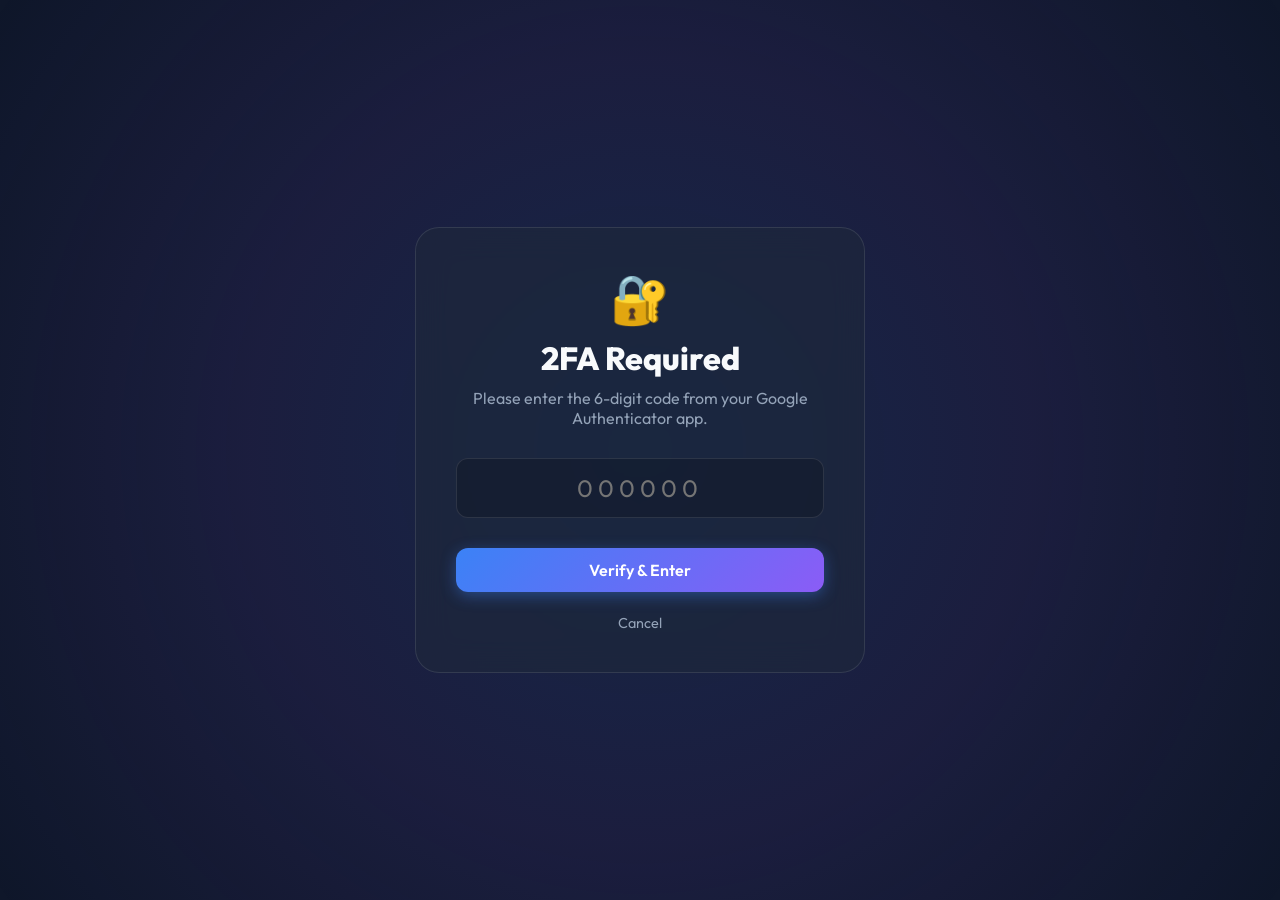
<file: templates/2fa.html>
<!DOCTYPE html>
<html lang="en">
<head>
    <meta charset="UTF-8">
    <meta name="viewport" content="width=device-width, initial-scale=1.0">
    <title>Two-Factor Authentication</title>
    <link href="https://fonts.googleapis.com/css2?family=Outfit:wght@300;400;600;800&display=swap" rel="stylesheet">
    <link rel="stylesheet" href="/static/style.css?v=2">
</head>
<body class="login-body">
    <div class="background-animation"></div>
    <div class="glass login-glass">
        <div class="lock-icon">🔐</div>
        <h2 style="font-weight: 800; font-size: 2rem;">2FA Required</h2>
        <p style="color: var(--text-muted); margin-top: 10px;">Please enter the 6-digit code from your Google Authenticator app.</p>
        
        <div class="login-form">
            <input type="text" id="2fa-code" class="input-field" placeholder="000000" maxlength="6" autocomplete="off" style="text-align: center; font-size: 1.5rem; letter-spacing: 5px;">
            <button id="verify-2fa-btn" class="btn primary-btn w-full mt-3">Verify & Enter</button>
            <div id="2fa-error" class="error-message hidden"></div>
        </div>
        <div style="margin-top: 20px;">
            <a href="/logout" style="color: var(--text-muted); text-decoration: none; font-size: 0.9rem;">Cancel</a>
        </div>
    </div>
    
    <script>
        document.getElementById('verify-2fa-btn').addEventListener('click', async () => {
            const code = document.getElementById('2fa-code').value;
            const errEl = document.getElementById('2fa-error');
            
            if(!code || code.length !== 6) {
                errEl.innerText = "Please enter a valid 6-digit code.";
                errEl.classList.remove('hidden');
                return;
            }
            
            errEl.classList.add('hidden');
            const btn = document.getElementById('verify-2fa-btn');
            btn.disabled = true;
            btn.innerText = "Verifying...";
            
            try {
                const res = await fetch('/api/auth/verify-2fa', {
                    method: 'POST',
                    headers: {'Content-Type': 'application/json'},
                    body: JSON.stringify({code})
                });
                const data = await res.json();
                if(res.ok) {
                    window.location.href = '/';
                } else {
                    errEl.innerText = data.error;
                    errEl.classList.remove('hidden');
                    btn.disabled = false;
                    btn.innerText = "Verify & Enter";
                }
            } catch(e) {
                errEl.innerText = "Connection error.";
                errEl.classList.remove('hidden');
                btn.disabled = false;
            }
        });
    </script>
</body>
</html>
</file>
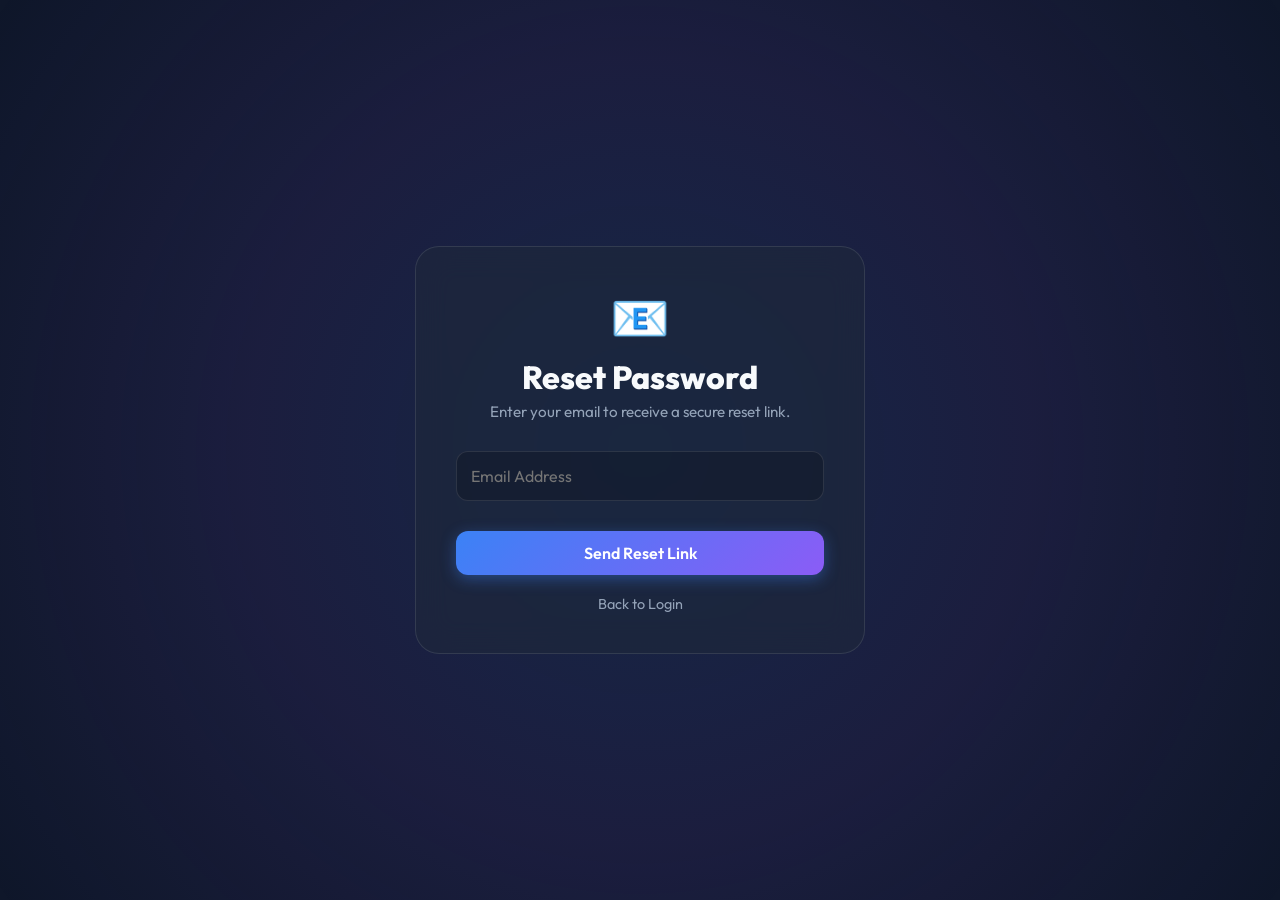
<file: templates/forgot_password.html>
<!DOCTYPE html>
<html lang="en">
<head>
    <meta charset="UTF-8">
    <meta name="viewport" content="width=device-width, initial-scale=1.0">
    <title>Forgot Password</title>
    <link href="https://fonts.googleapis.com/css2?family=Outfit:wght@300;400;600;800&display=swap" rel="stylesheet">
    <link rel="stylesheet" href="/static/style.css?v=3">
</head>
<body class="login-body">
    <div class="background-animation"></div>
    <div class="login-glass glass">
        <div class="lock-icon">📧</div>
        <h2 style="font-weight: 800; font-size: 2rem; margin-bottom: 5px;">Reset Password</h2>
        <p style="color: var(--text-muted); font-size: 0.95rem; margin-bottom: 20px;">Enter your email to receive a secure reset link.</p>
        
        <form action="/forgot-password" method="POST" class="login-form">
            <input type="email" name="email" class="input-field" placeholder="Email Address" required>
            <button type="submit" class="btn primary-btn w-full mt-3">Send Reset Link</button>
        </form>
        
        <div style="margin-top: 20px; font-size: 0.9rem;">
            <a href="/login" style="color: var(--text-muted); text-decoration: none;">Back to Login</a>
        </div>
    </div>
</body>
</html>
</file>
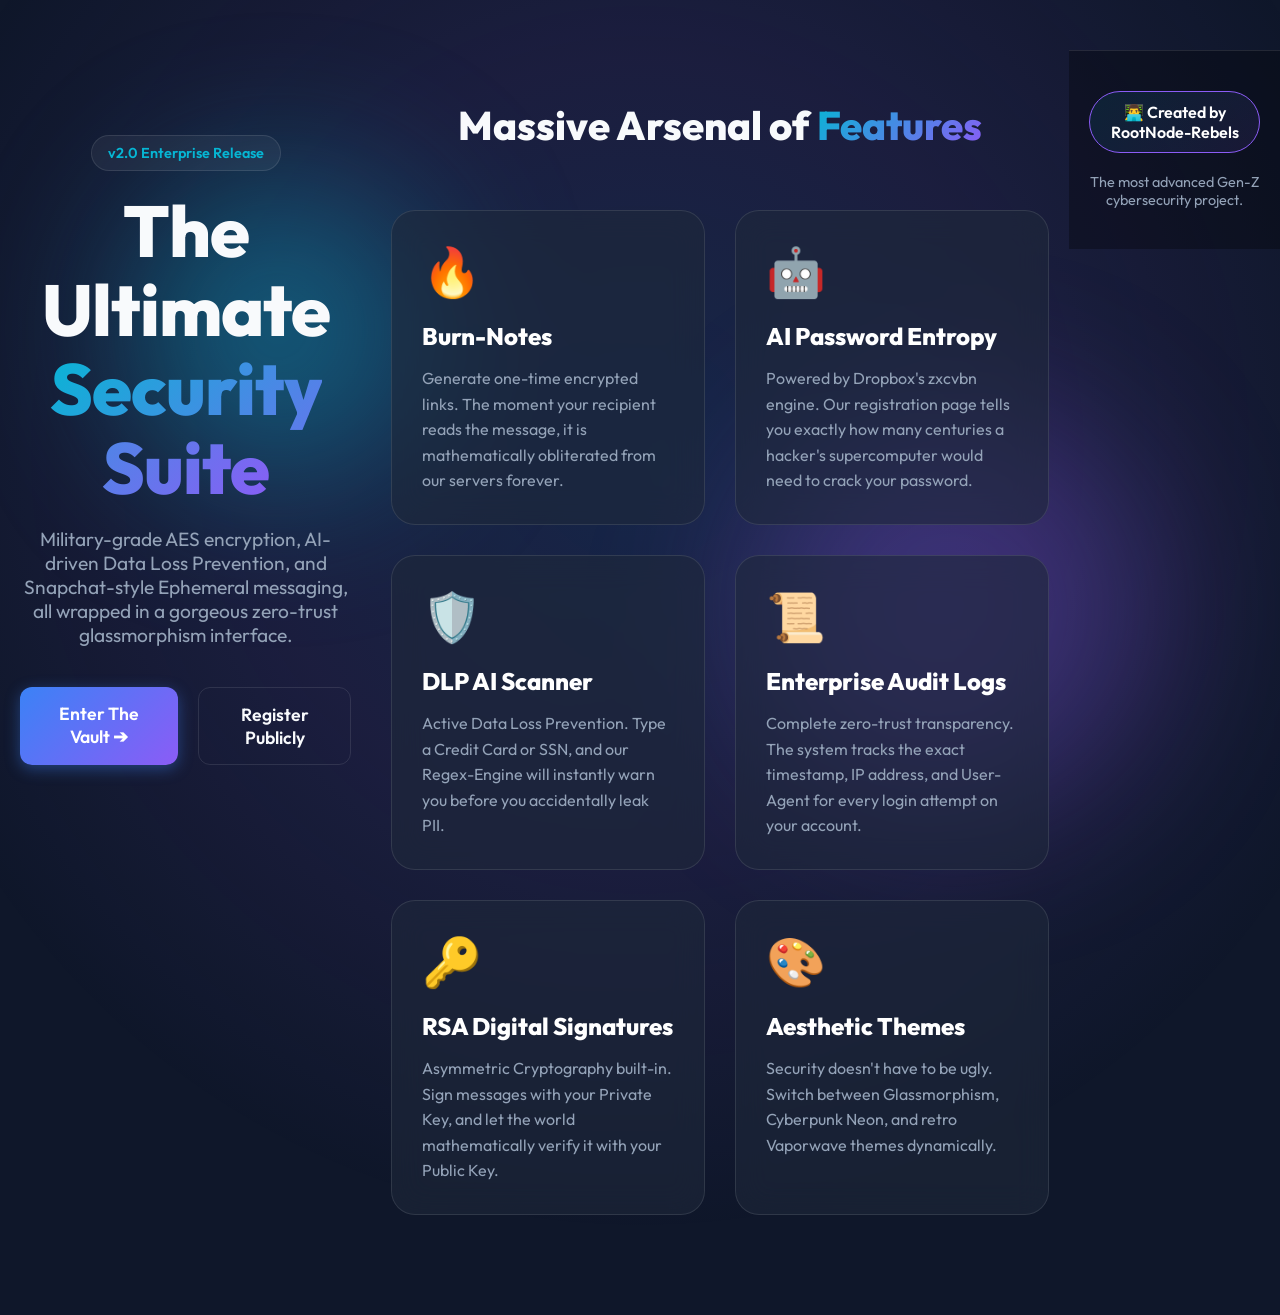
<file: templates/landing.html>
<!DOCTYPE html>
<html lang="en">
<head>
    <meta charset="UTF-8">
    <meta name="viewport" content="width=device-width, initial-scale=1.0">
    <title>Ultimate Security Suite | RootNode-Rebels</title>
    <link href="https://fonts.googleapis.com/css2?family=Outfit:wght@300;400;600;800&display=swap" rel="stylesheet">
    <link rel="stylesheet" href="/static/style.css?v=3">
    <style>
        .landing-body {
            overflow-y: auto;
            align-items: flex-start;
            padding: 0;
        }
        
        /* Hero Section */
        .hero {
            min-height: 100vh;
            display: flex;
            flex-direction: column;
            justify-content: center;
            align-items: center;
            text-align: center;
            padding: 20px;
            position: relative;
        }
        .hero-title {
            font-size: 4.5rem;
            font-weight: 800;
            line-height: 1.1;
            margin-bottom: 20px;
            letter-spacing: -1px;
        }
        .hero-subtitle {
            font-size: 1.2rem;
            color: var(--text-muted);
            max-width: 600px;
            margin-bottom: 40px;
        }
        
        /* Floating Orbs for "Vibe" */
        .orb {
            position: absolute;
            border-radius: 50%;
            filter: blur(80px);
            z-index: -1;
            animation: float 10s ease-in-out infinite alternate;
        }
        .orb-1 {
            width: 300px; height: 300px;
            background: rgba(6, 182, 212, 0.4);
            top: 20%; left: 10%;
        }
        .orb-2 {
            width: 400px; height: 400px;
            background: rgba(139, 92, 246, 0.3);
            bottom: 10%; right: 10%;
            animation-delay: -5s;
        }
        
        @keyframes float {
            0% { transform: translateY(0) translateX(0); }
            100% { transform: translateY(-50px) translateX(50px); }
        }

        /* Features Section */
        .features-section {
            padding: 100px 20px;
            max-width: 1200px;
            margin: 0 auto;
        }
        .features-header {
            text-align: center;
            font-size: 2.5rem;
            font-weight: 800;
            margin-bottom: 60px;
        }
        .features-grid {
            display: grid;
            grid-template-columns: repeat(auto-fit, minmax(300px, 1fr));
            gap: 30px;
        }
        .feature-card {
            background: var(--glass-bg);
            backdrop-filter: blur(16px);
            border: 1px solid var(--glass-border);
            border-radius: 24px;
            padding: 30px;
            transition: transform 0.3s ease, box-shadow 0.3s ease;
        }
        .feature-card:hover {
            transform: translateY(-10px);
            box-shadow: 0 10px 30px rgba(6, 182, 212, 0.2);
            border-color: var(--accent-cyan);
        }
        .feature-icon {
            font-size: 3rem;
            margin-bottom: 20px;
            display: inline-block;
        }
        .feature-title {
            font-size: 1.5rem;
            font-weight: 800;
            margin-bottom: 15px;
            color: white;
        }
        .feature-desc {
            color: var(--text-muted);
            line-height: 1.6;
        }

        /* Footer */
        .landing-footer {
            padding: 40px 20px;
            text-align: center;
            border-top: 1px solid var(--glass-border);
            margin-top: 50px;
            background: rgba(0,0,0,0.3);
        }
        .creator-badge {
            display: inline-block;
            padding: 10px 20px;
            background: linear-gradient(135deg, rgba(6,182,212,0.1), rgba(139,92,246,0.1));
            border: 1px solid var(--accent-purple);
            border-radius: 50px;
            text-decoration: none;
            color: white;
            font-weight: 600;
            transition: all 0.3s;
        }
        .creator-badge:hover {
            background: linear-gradient(135deg, rgba(6,182,212,0.3), rgba(139,92,246,0.3));
            transform: scale(1.05);
            box-shadow: 0 0 20px rgba(139,92,246,0.5);
        }

    </style>
</head>
<body class="landing-body">
    <div class="background-animation"></div>
    <div class="orb orb-1"></div>
    <div class="orb orb-2"></div>

    <!-- HERO -->
    <header class="hero">
        <div style="display: inline-block; padding: 8px 16px; background: rgba(255,255,255,0.05); border-radius: 30px; border: 1px solid var(--glass-border); color: var(--accent-cyan); font-weight: 600; font-size: 0.9rem; margin-bottom: 20px;">v2.0 Enterprise Release</div>
        <h1 class="hero-title">The Ultimate <br><span class="highlight">Security Suite</span></h1>
        <p class="hero-subtitle">Military-grade AES encryption, AI-driven Data Loss Prevention, and Snapchat-style Ephemeral messaging, all wrapped in a gorgeous zero-trust glassmorphism interface.</p>
        
        <div style="display: flex; gap: 20px;">
            <a href="/login" class="btn primary-btn" style="text-decoration: none; font-size: 1.1rem; padding: 15px 30px;">Enter The Vault ➔</a>
            <a href="/register" class="btn outline-btn" style="text-decoration: none; font-size: 1.1rem; padding: 15px 30px;">Register Publicly</a>
        </div>
    </header>

    <!-- FEATURES -->
    <section class="features-section">
        <h2 class="features-header">Massive Arsenal of <span class="highlight">Features</span></h2>
        
        <div class="features-grid">
            <div class="feature-card">
                <div class="feature-icon">🔥</div>
                <h3 class="feature-title">Burn-Notes</h3>
                <p class="feature-desc">Generate one-time encrypted links. The moment your recipient reads the message, it is mathematically obliterated from our servers forever.</p>
            </div>
            
            <div class="feature-card">
                <div class="feature-icon">🤖</div>
                <h3 class="feature-title">AI Password Entropy</h3>
                <p class="feature-desc">Powered by Dropbox's zxcvbn engine. Our registration page tells you exactly how many centuries a hacker's supercomputer would need to crack your password.</p>
            </div>
            
            <div class="feature-card">
                <div class="feature-icon">🛡️</div>
                <h3 class="feature-title">DLP AI Scanner</h3>
                <p class="feature-desc">Active Data Loss Prevention. Type a Credit Card or SSN, and our Regex-Engine will instantly warn you before you accidentally leak PII.</p>
            </div>
            
            <div class="feature-card">
                <div class="feature-icon">📜</div>
                <h3 class="feature-title">Enterprise Audit Logs</h3>
                <p class="feature-desc">Complete zero-trust transparency. The system tracks the exact timestamp, IP address, and User-Agent for every login attempt on your account.</p>
            </div>
            
            <div class="feature-card">
                <div class="feature-icon">🔑</div>
                <h3 class="feature-title">RSA Digital Signatures</h3>
                <p class="feature-desc">Asymmetric Cryptography built-in. Sign messages with your Private Key, and let the world mathematically verify it with your Public Key.</p>
            </div>
            
            <div class="feature-card">
                <div class="feature-icon">🎨</div>
                <h3 class="feature-title">Aesthetic Themes</h3>
                <p class="feature-desc">Security doesn't have to be ugly. Switch between Glassmorphism, Cyberpunk Neon, and retro Vaporwave themes dynamically.</p>
            </div>
        </div>
    </section>

    <!-- FOOTER -->
    <footer class="landing-footer">
        <div style="margin-bottom: 20px;">
            <a href="https://github.com/rootnode-rebels/" target="_blank" class="creator-badge">
                👨‍💻 Created by RootNode-Rebels
            </a>
        </div>
        <p style="color: var(--text-muted); font-size: 0.9rem;">The most advanced Gen-Z cybersecurity project.</p>
    </footer>

</body>
</html>
</file>
<file: static/style.css>
:root {
    --bg-dark: #0f172a;
    --glass-bg: rgba(30, 41, 59, 0.6);
    --glass-border: rgba(255, 255, 255, 0.1);
    --accent-blue: #3b82f6;
    --accent-cyan: #06b6d4;
    --accent-purple: #8b5cf6;
    --text-main: #f8fafc;
    --text-muted: #94a3b8;
}

body.theme-cyberpunk {
    --bg-dark: #050505;
    --glass-bg: rgba(10, 10, 10, 0.8);
    --glass-border: #fcee0a;
    --accent-blue: #fcee0a;
    --accent-cyan: #00ff00;
    --accent-purple: #ff003c;
    --text-main: #fcee0a;
    --text-muted: #d1c500;
}

body.theme-vaporwave {
    --bg-dark: #2b00ff;
    --glass-bg: rgba(255, 0, 255, 0.3);
    --glass-border: #00ffff;
    --accent-blue: #ff00ff;
    --accent-cyan: #00ffff;
    --accent-purple: #ffb8ff;
    --text-main: #00ffff;
    --text-muted: #ffb8ff;
}

* {
    box-sizing: border-box;
    margin: 0;
    padding: 0;
}

body {
    font-family: 'Outfit', sans-serif;
    background-color: var(--bg-dark);
    color: var(--text-main);
    min-height: 100vh;
    display: flex;
    justify-content: center;
    align-items: center;
    overflow: hidden;
}

/* Background Animation */
.background-animation {
    position: fixed;
    top: -50%;
    left: -50%;
    width: 200%;
    height: 200%;
    background: radial-gradient(circle at 50% 50%, rgba(59, 130, 246, 0.15) 0%, rgba(139, 92, 246, 0.1) 25%, transparent 50%);
    animation: rotate 30s linear infinite;
    z-index: -1;
}

@keyframes rotate {
    0% { transform: rotate(0deg); }
    100% { transform: rotate(360deg); }
}

.glass {
    background: var(--glass-bg);
    backdrop-filter: blur(16px);
    -webkit-backdrop-filter: blur(16px);
    border: 1px solid var(--glass-border);
}

.hidden { display: none !important; }

/* Login Body Specific */
.login-body {
    align-items: center;
}
.login-glass {
    border-radius: 24px;
    padding: 40px;
    width: 90%;
    max-width: 450px;
    text-align: center;
}
.lock-icon { font-size: 3rem; margin-bottom: 10px; }
.login-form { margin-top: 30px; }

/* Inputs and Buttons */
.input-field {
    width: 100%;
    padding: 14px;
    border-radius: 12px;
    border: 1px solid rgba(255,255,255,0.1);
    background: rgba(0,0,0,0.2);
    color: white;
    font-size: 1rem;
    font-family: inherit;
    margin-bottom: 15px;
    outline: none;
    transition: border-color 0.3s ease;
}
.input-field:focus {
    border-color: var(--accent-blue);
}

.btn {
    padding: 12px 24px;
    font-size: 1rem;
    font-weight: 600;
    font-family: inherit;
    border: none;
    border-radius: 12px;
    cursor: pointer;
    transition: all 0.3s ease;
}
.w-full { width: 100%; }
.mt-3 { margin-top: 15px; }
.mt-4 { margin-top: 25px; }

.primary-btn {
    background: linear-gradient(135deg, var(--accent-blue), var(--accent-purple));
    color: white;
    box-shadow: 0 4px 15px rgba(59, 130, 246, 0.4);
}
.primary-btn:hover {
    transform: translateY(-2px);
    box-shadow: 0 6px 20px rgba(59, 130, 246, 0.6);
}

.outline-btn {
    background: transparent;
    border: 1px solid var(--glass-border);
    color: var(--text-main);
}
.outline-btn:hover {
    background: rgba(255,255,255,0.05);
}

.secondary-btn {
    background: rgba(255,255,255,0.1);
    color: white;
}
.secondary-btn:hover {
    background: rgba(255,255,255,0.2);
}

.highlight {
    background: linear-gradient(135deg, var(--accent-cyan), var(--accent-purple));
    -webkit-background-clip: text;
    -webkit-text-fill-color: transparent;
}

/* Dashboard Layout */
.dashboard-body {
    align-items: stretch;
    padding: 20px;
}
.dashboard-layout {
    display: flex;
    width: 100%;
    max-width: 1200px;
    height: calc(100vh - 40px);
    gap: 20px;
    margin: 0 auto;
}

.sidebar {
    width: 250px;
    border-radius: 20px;
    display: flex;
    flex-direction: column;
    padding: 30px 20px;
}

.sidebar-header { margin-bottom: 40px; }
.sidebar-header h2 { font-weight: 800; font-size: 1.5rem; }

.nav-menu {
    display: flex;
    flex-direction: column;
    gap: 10px;
    flex: 1;
}

.nav-item {
    padding: 12px 15px;
    border-radius: 12px;
    color: var(--text-muted);
    text-decoration: none;
    font-weight: 600;
    transition: all 0.3s ease;
}

.nav-item:hover {
    background: rgba(255,255,255,0.05);
    color: white;
}

.nav-item.active {
    background: linear-gradient(135deg, rgba(59, 130, 246, 0.2), rgba(139, 92, 246, 0.2));
    color: white;
    border-left: 3px solid var(--accent-cyan);
}

.sidebar-footer {
    margin-top: auto;
}

.content-area {
    flex: 1;
    border-radius: 20px;
    padding: 40px;
    overflow-y: auto;
}

.section-header { margin-bottom: 30px; }
.section-header h2 { font-size: 2rem; margin-bottom: 5px; }
.section-header p { color: var(--text-muted); }

/* File Vault Tools */
.mode-toggle {
    display: flex;
    position: relative;
    background: rgba(0,0,0,0.3);
    border-radius: 30px;
    margin-bottom: 20px;
    overflow: hidden;
}
.mode-toggle input { display: none; }
.toggle-label {
    flex: 1; text-align: center; padding: 12px; cursor: pointer; z-index: 1; font-weight: 600; transition: color 0.3s ease;
}
.toggle-slider {
    position: absolute; top: 0; left: 0; width: 50%; height: 100%;
    background: linear-gradient(135deg, var(--accent-cyan), var(--accent-blue));
    border-radius: 30px; transition: transform 0.3s cubic-bezier(0.68, -0.55, 0.265, 1.55);
}
#mode-encrypt:checked ~ .toggle-label.encrypt-label { color: white; }
#mode-decrypt:checked ~ .toggle-label.decrypt-label { color: white; }
#mode-decrypt:checked ~ .toggle-slider {
    transform: translateX(100%);
    background: linear-gradient(135deg, #f43f5e, #8b5cf6);
}

.shredder-option { margin-bottom: 20px; }
.checkbox-container {
    display: flex; align-items: center; cursor: pointer; font-size: 0.95rem; color: #fca5a5;
}
.checkbox-container input { margin-right: 10px; cursor: pointer; width: 18px; height: 18px; }

.drop-zone {
    border: 2px dashed var(--glass-border);
    border-radius: 16px; padding: 60px 20px; text-align: center;
    cursor: pointer; transition: all 0.3s ease; background: rgba(0,0,0,0.1);
}
.drop-zone:hover, .drop-zone.dragover {
    border-color: var(--accent-cyan); background: rgba(6, 182, 212, 0.05);
}
.drop-icon { color: var(--text-muted); margin-bottom: 15px; font-size: 3rem; }
.drop-title { display: block; font-size: 1.2rem; font-weight: 600; margin-bottom: 5px; }

/* Status & Errors */
.status-message {
    margin-top: 20px; display: flex; align-items: center; justify-content: center; gap: 10px; color: var(--accent-cyan); font-weight: 600; text-align: center;
}
.spinner {
    width: 20px; height: 20px; border: 3px solid rgba(6, 182, 212, 0.3); border-top-color: var(--accent-cyan); border-radius: 50%; animation: spin 1s linear infinite;
}
@keyframes spin { 100% { transform: rotate(360deg); } }
.error-message {
    margin-top: 15px; color: #ef4444; background: rgba(239, 68, 68, 0.1); padding: 10px; border-radius: 8px; font-size: 0.9rem; text-align: center;
}

/* Secret Chat Tools */
.textarea-field { min-height: 150px; resize: vertical; }
.textarea-field.sm { min-height: 80px; }
.action-buttons { display: flex; gap: 10px; margin-bottom: 20px; }
.result-label { display: block; margin-bottom: 8px; font-weight: 600; }
.result-field { background: rgba(0,0,0,0.4); color: var(--accent-cyan); }


/* Key Setup Banner */
.key-banner { display: flex; align-items: center; background: rgba(239, 68, 68, 0.1); border: 1px solid rgba(239, 68, 68, 0.2); padding: 20px; border-radius: 16px; margin-bottom: 30px; }
.icon-warning { font-size: 2rem; margin-right: 20px; }
.key-banner-text { flex: 1; }
.key-banner h2 { font-size: 1.2rem; color: #fca5a5; }
.key-banner p { color: var(--text-muted); font-size: 0.9rem; margin-top: 5px; }
</file>
